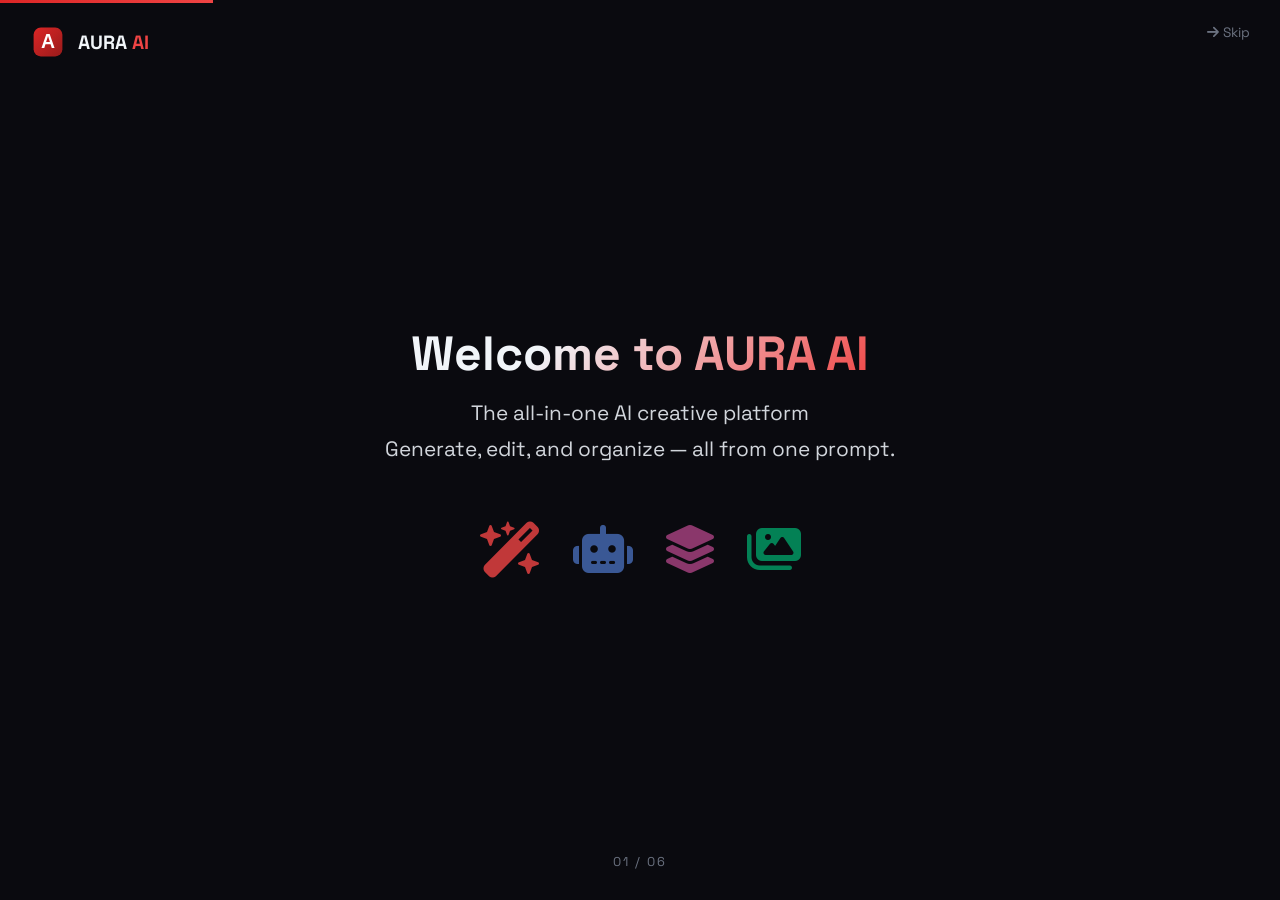
<file: frontend/demo.html>
<!DOCTYPE html>
<html lang="en">
<head>
<meta charset="UTF-8">
<meta name="viewport" content="width=device-width, initial-scale=1.0">
<title>AURA AI Demo</title>
<link href="https://fonts.googleapis.com/css2?family=Space+Grotesk:wght@400;600;700;800&family=Inter:wght@400;500;600&display=swap" rel="stylesheet">
<link rel="stylesheet" href="https://cdnjs.cloudflare.com/ajax/libs/font-awesome/6.5.0/css/all.min.css">
<style>
* { margin:0; padding:0; box-sizing:border-box; }
body { font-family:'Space Grotesk',sans-serif; background:#0a0a0f; color:#f1f5f9; overflow:hidden; height:100vh; }
.slide { position:absolute; inset:0; display:flex; flex-direction:column; align-items:center; justify-content:center; padding:40px; opacity:0; transform:scale(0.95); transition:all 0.8s cubic-bezier(0.4,0,0.2,1); pointer-events:none; }
.slide.active { opacity:1; transform:scale(1); pointer-events:auto; }
.progress { position:fixed; top:0; left:0; height:3px; background:linear-gradient(90deg,#dc2626,#ef4444); z-index:100; transition:width 0.3s; }
.slide-counter { position:fixed; bottom:30px; left:50%; transform:translateX(-50%); font-size:0.8rem; color:#6b7280; z-index:100; letter-spacing:2px; }
.logo { display:flex; align-items:center; gap:12px; position:fixed; top:24px; left:30px; z-index:100; }
.logo img { width:36px; height:36px; }
.logo span { font-size:1.2rem; font-weight:700; }
.logo span span { color:#ef4444; }
h1 { font-size:3rem; font-weight:800; text-align:center; margin-bottom:12px; background:linear-gradient(135deg,#f1f5f9 30%,#ef4444); -webkit-background-clip:text; -webkit-text-fill-color:transparent; }
h2 { font-size:1.8rem; font-weight:700; text-align:center; margin-bottom:20px; }
p { font-size:1.1rem; color:#9ca3af; text-align:center; max-width:600px; line-height:1.7; margin-bottom:24px; }
.features { display:grid; grid-template-columns:repeat(3,1fr); gap:16px; max-width:800px; }
.feature-card { background:rgba(255,255,255,0.03); border:1px solid rgba(255,255,255,0.06); border-radius:16px; padding:24px; text-align:center; transition:all 0.3s; }
.feature-card .icon { font-size:2rem; margin-bottom:10px; }
.feature-card .name { font-weight:600; font-size:0.9rem; color:#f1f5f9; }
.feature-card .desc { font-size:0.75rem; color:#6b7280; margin-top:4px; }
.steps { display:flex; gap:20px; max-width:800px; }
.step { flex:1; background:rgba(255,255,255,0.03); border:1px solid rgba(255,255,255,0.06); border-radius:16px; padding:24px; text-align:center; }
.step .num { width:32px; height:32px; border-radius:50%; background:#dc2626; display:flex; align-items:center; justify-content:center; font-weight:700; font-size:0.85rem; margin:0 auto 12px; }
.step h3 { font-size:1rem; margin-bottom:6px; }
.step p { font-size:0.8rem; margin:0; }
.cta { display:flex; gap:12px; }
.btn { padding:14px 32px; border-radius:12px; font-weight:600; font-size:1rem; cursor:pointer; text-decoration:none; transition:all 0.3s; }
.btn-primary { background:#dc2626; color:white; border:none; }
.btn-primary:hover { background:#b91c1c; transform:translateY(-2px); }
.btn-glass { background:rgba(255,255,255,0.06); color:#f1f5f9; border:1px solid rgba(255,255,255,0.1); }
.btn-glass:hover { background:rgba(255,255,255,0.1); }
.stats { display:flex; gap:40px; }
.stat { text-align:center; }
.stat .num { font-size:2.5rem; font-weight:800; color:#ef4444; }
.stat .label { font-size:0.85rem; color:#6b7280; }
@media(max-width:768px) { h1{font-size:2rem} .features{grid-template-columns:1fr} .steps{flex-direction:column} .stats{gap:20px} }
</style>
</head>
<body>
<div class="progress" id="progress" style="width:0%"></div>
<div class="logo">
  <img src="assets/logo-icon.svg" alt="AURA">
  <span>AURA <span>AI</span></span>
</div>
<div class="slide-counter" id="counter">01 / 06</div>
<a href="dashboard.html" style="position:fixed;top:24px;right:30px;z-index:100;font-size:0.85rem;color:#6b7280;text-decoration:none;transition:color 0.3s" onmouseover="this.style.color='#f1f5f9'" onmouseout="this.style.color='#6b7280'"><i class="fas fa-arrow-right"></i> Skip</a>

<!-- Slide 1: Intro -->
<div class="slide active" data-index="0">
  <h1>Welcome to AURA AI</h1>
  <p style="font-size:1.3rem;color:#d1d5db">The all-in-one AI creative platform<br>Generate, edit, and organize — all from one prompt.</p>
  <div style="margin-top:30px;display:flex;gap:30px;align-items:center">
    <i class="fas fa-wand-magic-sparkles" style="font-size:3.5rem;color:#ef4444;opacity:0.8"></i>
    <i class="fas fa-robot" style="font-size:3rem;color:#5b8def;opacity:0.6"></i>
    <i class="fas fa-layer-group" style="font-size:3rem;color:#e055a9;opacity:0.6"></i>
    <i class="fas fa-images" style="font-size:3rem;color:#00d084;opacity:0.6"></i>
  </div>
</div>

<!-- Slide 2: Features -->
<div class="slide" data-index="1">
  <h2>What You Can Do</h2>
  <div class="features">
    <div class="feature-card"><div class="icon">🎨</div><div class="name">AI Workspace</div><div class="desc">Generate images from text prompts with multiple styles</div></div>
    <div class="feature-card"><div class="icon">🤖</div><div class="name">Multi-Agent Studio</div><div class="desc">5 AI specialists collaborate on your project</div></div>
    <div class="feature-card"><div class="icon">📦</div><div class="name">Project Generator</div><div class="desc">One prompt → 5 brand assets instantly</div></div>
    <div class="feature-card"><div class="icon">✂️</div><div class="name">Image Editor</div><div class="desc">Edit with undo/redo, filters & adjustments</div></div>
    <div class="feature-card"><div class="icon">📁</div><div class="name">Collections</div><div class="desc">Organize images into folders</div></div>
    <div class="feature-card"><div class="icon">⭐</div><div class="name">Favorites & Gallery</div><div class="desc">Save, favorite, and browse your creations</div></div>
  </div>
</div>

<!-- Slide 3: How it Works -->
<div class="slide" data-index="2">
  <h2>How It Works</h2>
  <div class="steps">
    <div class="step"><div class="num">1</div><h3>Describe</h3><p>Type what you want to create — "a luxury coffee brand" or "a mobile app UI"</p></div>
    <div class="step"><div class="num">2</div><h3>Generate</h3><p>AI creates your images in seconds using Pollinations + style presets</p></div>
    <div class="step"><div class="num">3</div><h3>Organize</h3><p>Save to gallery, add to collections, edit further, or download</p></div>
  </div>
</div>

<!-- Slide 4: Stats -->
<div class="slide" data-index="3">
  <h2>Platform Features</h2>
  <div class="stats" style="margin-bottom:30px">
    <div class="stat"><div class="num">16</div><div class="label">API Endpoints</div></div>
    <div class="stat"><div class="num">5</div><div class="label">AI Agents</div></div>
    <div class="stat"><div class="num">5</div><div class="label">Project Types</div></div>
    <div class="stat"><div class="num">8</div><div class="label">Image Styles</div></div>
  </div>
  <div style="display:flex;gap:20px;flex-wrap:wrap;justify-content:center">
    <span style="padding:8px 18px;background:rgba(220,38,38,0.1);border:1px solid rgba(220,38,38,0.3);border-radius:99px;font-size:0.85rem">🎯 Creative Director</span>
    <span style="padding:8px 18px;background:rgba(91,141,239,0.1);border:1px solid rgba(91,141,239,0.3);border-radius:99px;font-size:0.85rem">📊 Brand Strategist</span>
    <span style="padding:8px 18px;background:rgba(224,85,169,0.1);border:1px solid rgba(224,85,169,0.3);border-radius:99px;font-size:0.85rem">🎨 Visual Designer</span>
    <span style="padding:8px 18px;background:rgba(0,208,132,0.1);border:1px solid rgba(0,208,132,0.3);border-radius:99px;font-size:0.85rem">🧠 UX Expert</span>
    <span style="padding:8px 18px;background:rgba(245,166,35,0.1);border:1px solid rgba(245,166,35,0.3);border-radius:99px;font-size:0.85rem">📈 Marketing Expert</span>
  </div>
</div>

<!-- Slide 5: Tech -->
<div class="slide" data-index="4">
  <h2>Built With</h2>
  <div class="features">
    <div class="feature-card"><div class="icon" style="font-size:1.5rem">⚡</div><div class="name">Flask + Python</div><div class="desc">Backend API with authentication & rate limiting</div></div>
    <div class="feature-card"><div class="icon" style="font-size:1.5rem">🖼️</div><div class="name">Pollinations AI</div><div class="desc">Free image generation via flux model</div></div>
    <div class="feature-card"><div class="icon" style="font-size:1.5rem">🗄️</div><div class="name">Supabase</div><div class="desc">PostgreSQL database with auth & storage</div></div>
    <div class="feature-card"><div class="icon" style="font-size:1.5rem">🎨</div><div class="name">Vanilla JS</div><div class="desc">Clean frontend with dark theme & glass UI</div></div>
  </div>
</div>

<!-- Slide 6: CTA -->
<div class="slide" data-index="5">
  <h1 style="font-size:2.5rem">Ready to Create?</h1>
  <p style="max-width:500px">Jump into the workspace and start generating. No credit card, no limits.</p>
  <div class="cta">
    <a href="workspace.html" class="btn btn-primary"><i class="fas fa-magic"></i> Go to Workspace</a>
    <a href="agents-studio.html" class="btn btn-glass"><i class="fas fa-robot"></i> Try AI Agents</a>
  </div>
  <div style="margin-top:40px;font-size:0.8rem;color:#6b7280">
    <i class="fas fa-circle" style="color:#22c55e;font-size:0.5rem;vertical-align:middle"></i> Both servers running — localhost:3000 & localhost:5001
  </div>
</div>

<script>
let current = 0;
const slides = document.querySelectorAll('.slide');
const total = slides.length;

function goTo(index) {
  slides.forEach(s => s.classList.remove('active'));
  slides[index].classList.add('active');
  document.getElementById('progress').style.width = ((index + 1) / total * 100) + '%';
  document.getElementById('counter').textContent = String(index + 1).padStart(2,'0') + ' / ' + String(total).padStart(2,'0');
  current = index;
}

function next() { goTo((current + 1) % total); }

// Auto-advance every 5 seconds
setInterval(next, 5000);

// Click to advance
document.addEventListener('click', next);

// Keyboard
document.addEventListener('keydown', e => { if (e.key === ' ' || e.key === 'ArrowRight') next(); if (e.key === 'ArrowLeft') goTo((current - 1 + total) % total); });

goTo(0);
</script>
</body>
</html>
</file>
